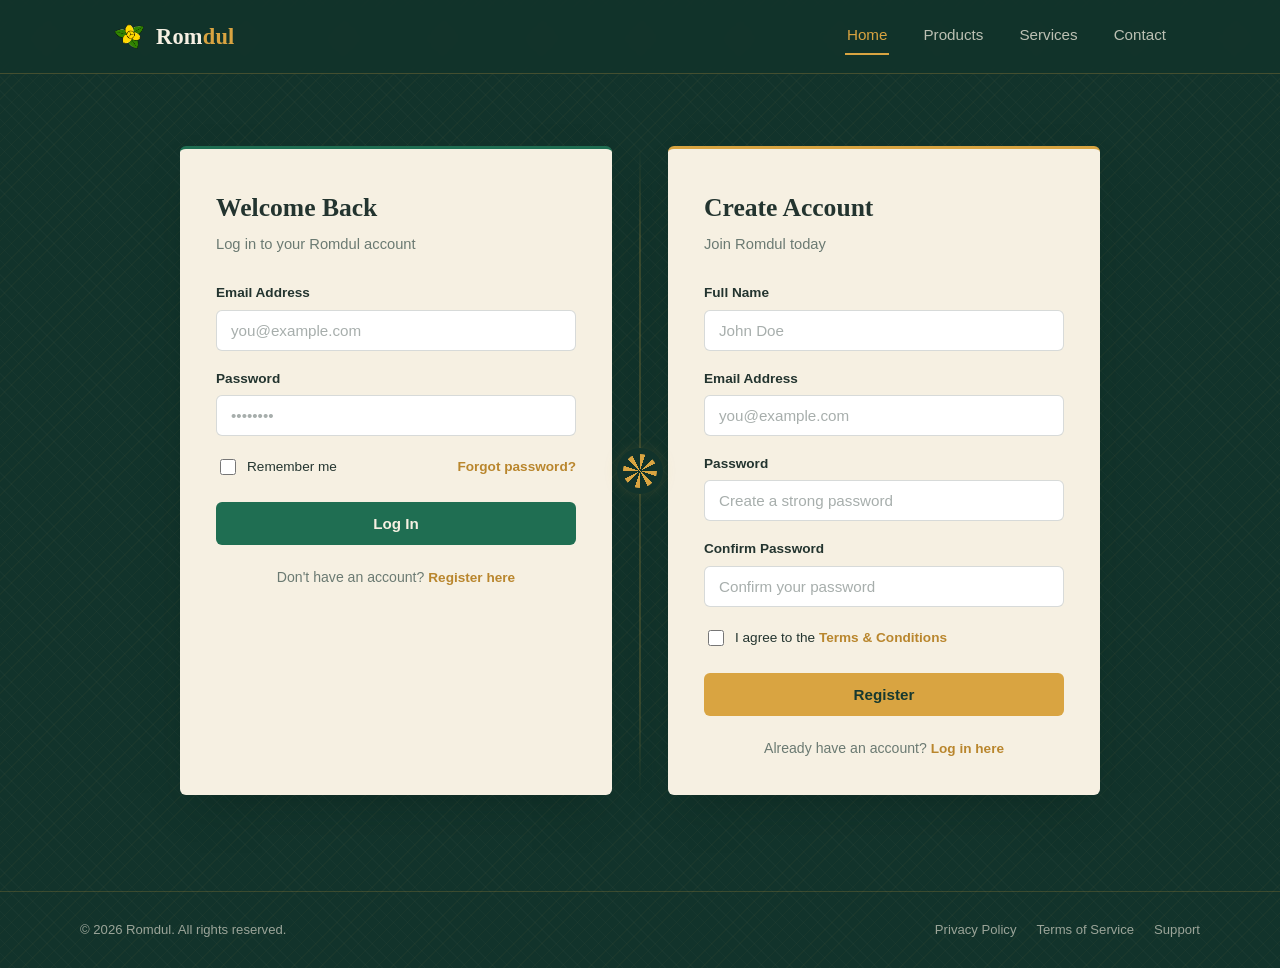
<file: index.html>
<!DOCTYPE html>
<html lang="en">
<head>
    <meta charset="UTF-8">
    <meta name="viewport" content="width=device-width, initial-scale=1.0">
    <meta name="description" content="Romdul — Cambodian-inspired secure login and registration portal.">
    <meta name="keywords" content="Romdul, login, register, Cambodia, Khmer, sign up, authentication">
    <meta name="author" content="Romdul">
    <meta name="robots" content="index, follow">
    <meta name="theme-color" content="#000000">
    <meta property="og:type" content="website">
    <meta property="og:title" content="Romdul — Login &amp; Register">
    <meta property="og:description" content="Romdul secure login and registration portal.">
    <meta property="og:url" content="https://www.romdul.com/">
    <meta name="twitter:card" content="summary_large_image">
    <meta name="twitter:title" content="Romdul — Login &amp; Register">
    <title>Romdul — Login &amp; Register</title>
    <link rel="icon" type="image/x-icon" href="/favicon.ico">
    <link rel="stylesheet" href="style.css">
</head>
<body>
    <header class="navbar">
        <div class="navbar-container">
            <a href="index.html" class="navbar-logo" aria-label="Romdul Home">
                <img src="Romdoul-flower-drawing.png" alt="Romdul Logo" class="logo-image">
                <span class="logo-text">
                    <span class="logo-rom">Rom</span><span class="logo-dul">dul</span>
                </span>
            </a>
            <nav class="navbar-nav" aria-label="Main navigation">
                <a href="index.html" class="nav-link active">Home</a>
                <a href="products.html" class="nav-link">Products</a>
                <a href="services.html" class="nav-link">Services</a>
                <a href="contact.html" class="nav-link">Contact</a>
            </nav>
            <label for="nav-toggle" class="navbar-toggle" aria-label="Toggle navigation">
                <span></span><span></span><span></span>
            </label>
        </div>
        <nav class="navbar-nav-mobile" aria-label="Mobile navigation">
            <a href="index.html" class="nav-link active">Home</a>
            <a href="products.html" class="nav-link">Products</a>
            <a href="services.html" class="nav-link">Services</a>
            <a href="contact.html" class="nav-link">Contact</a>
        </nav>
    </header>
    <main class="auth-container">
        <div class="auth-wrapper">
            <section class="auth-card login-card" id="login-card">
                <div class="card-header">
                    <h2>Welcome Back</h2>
                    <p>Log in to your Romdul account</p>
                </div>
                <form class="auth-form" action="/login" method="POST">
                    <div class="form-group">
                        <label for="login-email">Email Address</label>
                        <input type="email" id="login-email" name="email" placeholder="you@example.com" required autocomplete="email">
                    </div>
                    <div class="form-group">
                        <label for="login-password">Password</label>
                        <input type="password" id="login-password" name="password" placeholder="••••••••" required autocomplete="current-password">
                    </div>
                    <div class="form-options">
                        <label class="checkbox-label">
                            <input type="checkbox" name="remember">
                            <span>Remember me</span>
                        </label>
                        <a href="#" class="forgot-link">Forgot password?</a>
                    </div>
                    <button type="submit" class="btn btn-primary btn-block">Log In</button>
                </form>
                <div class="card-footer">
                    <p>Don't have an account? <a href="#register-card" class="switch-link">Register here</a></p>
                </div>
            </section>
            <section class="auth-card register-card" id="register-card">
                <div class="card-header">
                    <h2>Create Account</h2>
                    <p>Join Romdul today</p>
                </div>
                <form class="auth-form" action="/register" method="POST">
                    <div class="form-group">
                        <label for="register-name">Full Name</label>
                        <input type="text" id="register-name" name="name" placeholder="John Doe" required autocomplete="name">
                    </div>
                    <div class="form-group">
                        <label for="register-email">Email Address</label>
                        <input type="email" id="register-email" name="email" placeholder="you@example.com" required autocomplete="email">
                    </div>
                    <div class="form-group">
                        <label for="register-password">Password</label>
                        <input type="password" id="register-password" name="password" placeholder="Create a strong password" required autocomplete="new-password" minlength="8">
                    </div>
                    <div class="form-group">
                        <label for="register-confirm">Confirm Password</label>
                        <input type="password" id="register-confirm" name="confirm_password" placeholder="Confirm your password" required autocomplete="new-password" minlength="8">
                    </div>
                    <div class="form-options">
                        <label class="checkbox-label">
                            <input type="checkbox" name="terms" required>
                            <span>I agree to the <a href="#" class="terms-link">Terms &amp; Conditions</a></span>
                        </label>
                    </div>
                    <button type="submit" class="btn btn-primary btn-block">Register</button>
                </form>
                <div class="card-footer">
                    <p>Already have an account? <a href="#login-card" class="switch-link">Log in here</a></p>
                </div>
            </section>
        </div>
    </main>
    <footer class="site-footer">
        <div class="footer-container">
            <p class="footer-copyright">&copy; 2026 Romdul. All rights reserved.</p>
            <div class="footer-links">
                <a href="#">Privacy Policy</a>
                <a href="#">Terms of Service</a>
                <a href="#">Support</a>
            </div>
        </div>
    </footer>
</body>
</html>
</file>
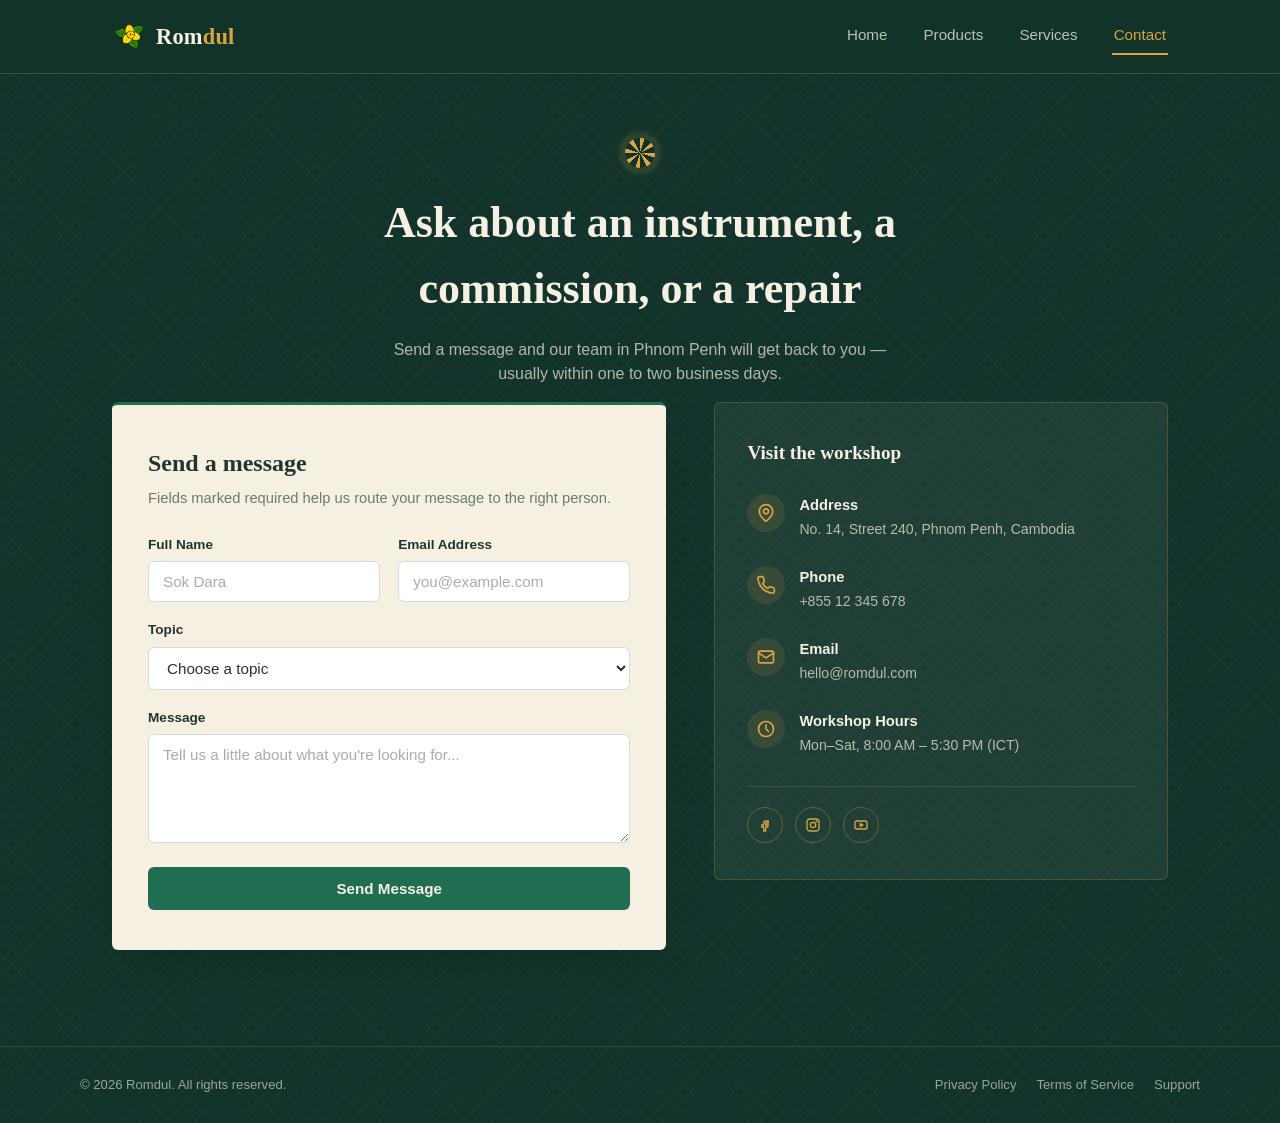
<file: contact.html>
<!DOCTYPE html>
<html lang="en">
<head>
    <meta charset="UTF-8">
    <meta name="viewport" content="width=device-width, initial-scale=1.0">
    <meta name="description" content="Romdul — Get in touch about Khmer instruments, custom commissions or repairs.">
    <meta name="keywords" content="Romdul, contact, Khmer instruments, Phnom Penh">
    <meta name="author" content="Romdul">
    <meta name="robots" content="index, follow">
    <meta name="theme-color" content="#000000">
    <meta property="og:type" content="website">
    <meta property="og:title" content="Romdul — Contact">
    <meta property="og:description" content="Get in touch about Khmer instruments, custom commissions or repairs.">
    <meta property="og:url" content="https://www.romdul.com/contact.html">
    <meta name="twitter:card" content="summary_large_image">
    <meta name="twitter:title" content="Romdul — Contact">
    <title>Contact — Romdul</title>
    <link rel="icon" type="image/x-icon" href="/favicon.ico">
    <link rel="stylesheet" href="style.css">
</head>
<body>
    <header class="navbar">
        <div class="navbar-container">
            <a href="index.html" class="navbar-logo" aria-label="Romdul Home">
                <img src="Romdoul-flower-drawing.png" alt="Romdul Logo" class="logo-image">
                <span class="logo-text">
                    <span class="logo-rom">Rom</span><span class="logo-dul">dul</span>
                </span>
            </a>
            <nav class="navbar-nav" aria-label="Main navigation">
                <a href="index.html" class="nav-link">Home</a>
                <a href="products.html" class="nav-link">Products</a>
                <a href="services.html" class="nav-link">Services</a>
                <a href="contact.html" class="nav-link active">Contact</a>
            </nav>
            <label for="nav-toggle" class="navbar-toggle" aria-label="Toggle navigation">
                <span></span><span></span><span></span>
            </label>
        </div>
        <nav class="navbar-nav-mobile" aria-label="Mobile navigation">
            <a href="index.html" class="nav-link">Home</a>
            <a href="products.html" class="nav-link">Products</a>
            <a href="services.html" class="nav-link">Services</a>
            <a href="contact.html" class="nav-link active">Contact</a>
        </nav>
    </header>

    <main>
        <section class="page-hero">
            <div class="page-hero-eyebrow-mark" aria-hidden="true"></div>
            <h1>Ask about an instrument, a commission, or a repair</h1>
            <p>Send a message and our team in Phnom Penh will get back to you — usually within one to two business days.</p>
        </section>

        <div class="contact-container">
            <div class="contact-grid">

                <section class="contact-form-card">
                    <h2>Send a message</h2>
                    <p>Fields marked required help us route your message to the right person.</p>
                    <form class="contact-form" action="/contact" method="POST">
                        <div class="form-row">
                            <div class="form-group">
                                <label for="contact-name">Full Name</label>
                                <input type="text" id="contact-name" name="name" placeholder="Sok Dara" required autocomplete="name">
                            </div>
                            <div class="form-group">
                                <label for="contact-email">Email Address</label>
                                <input type="email" id="contact-email" name="email" placeholder="you@example.com" required autocomplete="email">
                            </div>
                        </div>
                        <div class="form-group">
                            <label for="contact-topic">Topic</label>
                            <select id="contact-topic" name="topic" required>
                                <option value="" selected disabled>Choose a topic</option>
                                <option value="product">Buying an instrument</option>
                                <option value="commission">Custom commission</option>
                                <option value="repair">Repair or restoration</option>
                                <option value="lessons">Music lessons</option>
                                <option value="other">Something else</option>
                            </select>
                        </div>
                        <div class="form-group">
                            <label for="contact-message">Message</label>
                            <textarea id="contact-message" name="message" rows="5" placeholder="Tell us a little about what you're looking for..." required></textarea>
                        </div>
                        <button type="submit" class="btn btn-primary btn-block">Send Message</button>
                    </form>
                </section>

                <aside class="contact-info-card">
                    <h3>Visit the workshop</h3>

                    <div class="info-item">
                        <div class="info-icon" aria-hidden="true">
                            <svg viewBox="0 0 24 24" stroke-width="2" stroke-linecap="round" stroke-linejoin="round">
                                <path d="M20 10c0 6-8 12-8 12s-8-6-8-12a8 8 0 0 1 16 0z"></path>
                                <circle cx="12" cy="10" r="3"></circle>
                            </svg>
                        </div>
                        <div>
                            <h4>Address</h4>
                            <p>No. 14, Street 240, Phnom Penh, Cambodia</p>
                        </div>
                    </div>

                    <div class="info-item">
                        <div class="info-icon" aria-hidden="true">
                            <svg viewBox="0 0 24 24" stroke-width="2" stroke-linecap="round" stroke-linejoin="round">
                                <path d="M22 16.9v3a2 2 0 0 1-2.2 2 19.8 19.8 0 0 1-8.6-3 19.5 19.5 0 0 1-6-6 19.8 19.8 0 0 1-3-8.7A2 2 0 0 1 4.1 2h3a2 2 0 0 1 2 1.7c.1 1 .3 2 .7 3a2 2 0 0 1-.4 2.1L8 10.1a16 16 0 0 0 6 6l1.3-1.4a2 2 0 0 1 2.1-.4c1 .3 2 .5 3 .7a2 2 0 0 1 1.6 2z"></path>
                            </svg>
                        </div>
                        <div>
                            <h4>Phone</h4>
                            <p><a href="tel:+855123456789">+855 12 345 678</a></p>
                        </div>
                    </div>

                    <div class="info-item">
                        <div class="info-icon" aria-hidden="true">
                            <svg viewBox="0 0 24 24" stroke-width="2" stroke-linecap="round" stroke-linejoin="round">
                                <rect x="3" y="5" width="18" height="14" rx="2"></rect>
                                <path d="M3 7l9 6 9-6"></path>
                            </svg>
                        </div>
                        <div>
                            <h4>Email</h4>
                            <p><a href="mailto:hello@romdul.com">hello@romdul.com</a></p>
                        </div>
                    </div>

                    <div class="info-item">
                        <div class="info-icon" aria-hidden="true">
                            <svg viewBox="0 0 24 24" stroke-width="2" stroke-linecap="round" stroke-linejoin="round">
                                <circle cx="12" cy="12" r="9"></circle>
                                <path d="M12 7v5l3 3"></path>
                            </svg>
                        </div>
                        <div>
                            <h4>Workshop Hours</h4>
                            <p>Mon–Sat, 8:00 AM – 5:30 PM (ICT)</p>
                        </div>
                    </div>

                    <div class="social-row">
                        <a href="#" aria-label="Romdul on Facebook">
                            <svg viewBox="0 0 24 24" stroke-width="2" stroke-linecap="round" stroke-linejoin="round">
                                <path d="M14 9h3V6h-3a4 4 0 0 0-4 4v2H7v3h3v6h3v-6h3l1-3h-4v-2a1 1 0 0 1 1-1z"></path>
                            </svg>
                        </a>
                        <a href="#" aria-label="Romdul on Instagram">
                            <svg viewBox="0 0 24 24" stroke-width="2" stroke-linecap="round" stroke-linejoin="round">
                                <rect x="3" y="3" width="18" height="18" rx="5"></rect>
                                <circle cx="12" cy="12" r="4"></circle>
                                <circle cx="17.2" cy="6.8" r="0.6" fill="currentColor"></circle>
                            </svg>
                        </a>
                        <a href="#" aria-label="Romdul on YouTube">
                            <svg viewBox="0 0 24 24" stroke-width="2" stroke-linecap="round" stroke-linejoin="round">
                                <rect x="3" y="6" width="18" height="12" rx="3"></rect>
                                <path d="M11 10l4 2-4 2z"></path>
                            </svg>
                        </a>
                    </div>
                </aside>

            </div>
        </div>
    </main>

    <footer class="site-footer">
        <div class="footer-container">
            <p class="footer-copyright">&copy; 2026 Romdul. All rights reserved.</p>
            <div class="footer-links">
                <a href="#">Privacy Policy</a>
                <a href="#">Terms of Service</a>
                <a href="#">Support</a>
            </div>
        </div>
    </footer>
</body>
</html>
</file>
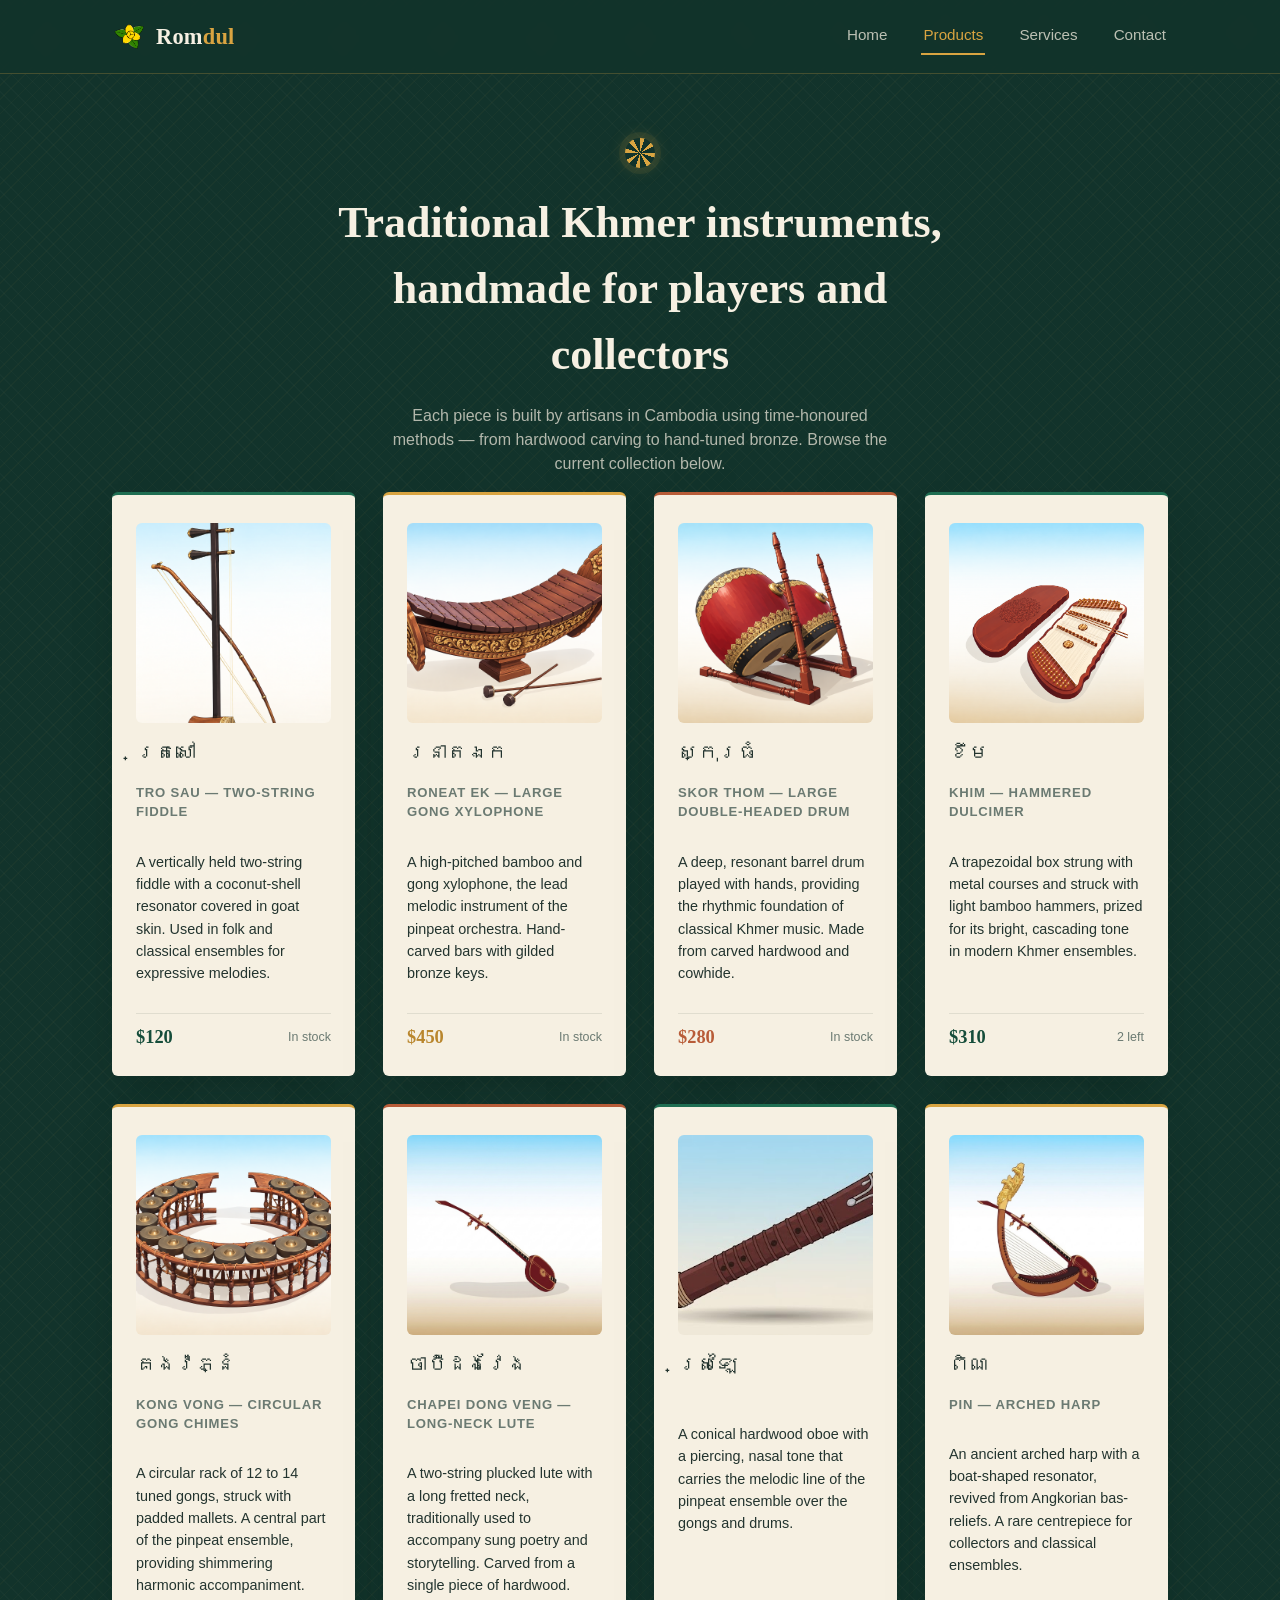
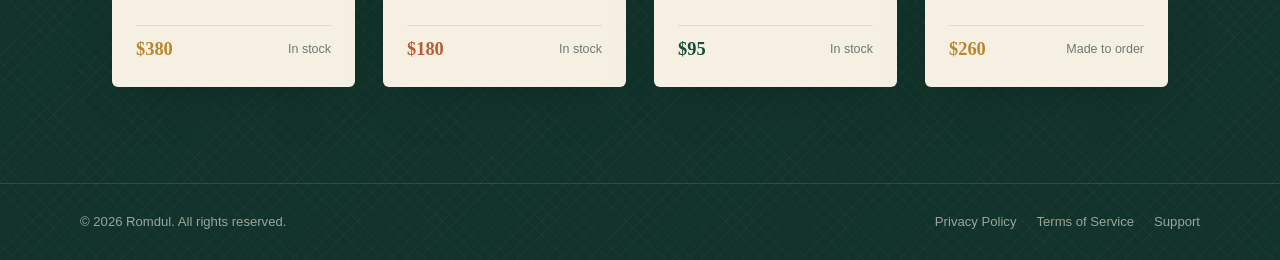
<file: products.html>
<!DOCTYPE html>
<html lang="en">
<head>
    <meta charset="UTF-8">
    <meta name="viewport" content="width=device-width, initial-scale=1.0">
    <meta name="description" content="Romdul — Handcrafted traditional Khmer musical instruments for sale, shipped worldwide.">
    <meta name="keywords" content="Romdul, Khmer instruments, Cambodian music, Roneat, Tro, Skor, Kong Vong, Chapei">
    <meta name="author" content="Romdul">
    <meta name="robots" content="index, follow">
    <meta name="theme-color" content="#000000">
    <meta property="og:type" content="website">
    <meta property="og:title" content="Romdul — Khmer Instruments">
    <meta property="og:description" content="Handcrafted traditional Khmer musical instruments for sale.">
    <meta property="og:url" content="https://www.romdul.com/products.html">
    <meta name="twitter:card" content="summary_large_image">
    <meta name="twitter:title" content="Romdul — Khmer Instruments">
    <title>Products — Romdul</title>
    <link rel="icon" type="image/x-icon" href="/favicon.ico">
    <link rel="stylesheet" href="style.css">
</head>
<body>
    <header class="navbar">
        <div class="navbar-container">
            <a href="index.html" class="navbar-logo" aria-label="Romdul Home">
                <img src="Romdoul-flower-drawing.png" alt="Romdul Logo" class="logo-image">
                <span class="logo-text">
                    <span class="logo-rom">Rom</span><span class="logo-dul">dul</span>
                </span>
            </a>
            <nav class="navbar-nav" aria-label="Main navigation">
                <a href="index.html" class="nav-link">Home</a>
                <a href="products.html" class="nav-link active">Products</a>
                <a href="services.html" class="nav-link">Services</a>
                <a href="contact.html" class="nav-link">Contact</a>
            </nav>
            <label for="nav-toggle" class="navbar-toggle" aria-label="Toggle navigation">
                <span></span><span></span><span></span>
            </label>
        </div>
        <nav class="navbar-nav-mobile" aria-label="Mobile navigation">
            <a href="index.html" class="nav-link">Home</a>
            <a href="products.html" class="nav-link active">Products</a>
            <a href="services.html" class="nav-link">Services</a>
            <a href="contact.html" class="nav-link">Contact</a>
        </nav>
    </header>

    <main>
        <section class="page-hero">
            <div class="page-hero-eyebrow-mark" aria-hidden="true"></div>
            <h1>Traditional Khmer instruments, handmade for players and collectors</h1>
            <p>Each piece is built by artisans in Cambodia using time-honoured methods — from hardwood carving to hand-tuned bronze. Browse the current collection below.</p>
        </section>

        <div class="products-container">
            <div class="product-grid">

                <article class="product-card">
                    <div class="product-image-wrapper">
                        <img src="tro.png" 
                             alt="Tro Sau - Traditional Khmer two-string fiddle" 
                             class="product-image"
                             loading="lazy">
                    </div>
                    <div class="product-name-km">ត្រសៅ</div>
                    <div class="product-name-en">Tro Sau — Two-String Fiddle</div>
                    <p class="product-desc">A vertically held two-string fiddle with a coconut-shell resonator covered in goat skin. Used in folk and classical ensembles for expressive melodies.</p>
                    <div class="product-footer">
                        <span class="product-price">$120</span>
                        <span class="product-stock">In stock</span>
                    </div>
                </article>

                <article class="product-card">
                    <div class="product-image-wrapper">
                        <img src="roneat.png" 
                             alt="Roneat Ek - Traditional Khmer gong xylophone" 
                             class="product-image"
                             loading="lazy">
                    </div>
                    <div class="product-name-km">រនាតឯក</div>
                    <div class="product-name-en">Roneat Ek — Large Gong Xylophone</div>
                    <p class="product-desc">A high-pitched bamboo and gong xylophone, the lead melodic instrument of the pinpeat orchestra. Hand-carved bars with gilded bronze keys.</p>
                    <div class="product-footer">
                        <span class="product-price">$450</span>
                        <span class="product-stock">In stock</span>
                    </div>
                </article>

                <article class="product-card">
                    <div class="product-image-wrapper">
                        <img src="sko.png" 
                             alt="Skor Thom - Large traditional Khmer drum" 
                             class="product-image"
                             loading="lazy">
                    </div>
                    <div class="product-name-km">ស្កុរធំ</div>
                    <div class="product-name-en">Skor Thom — Large Double-Headed Drum</div>
                    <p class="product-desc">A deep, resonant barrel drum played with hands, providing the rhythmic foundation of classical Khmer music. Made from carved hardwood and cowhide.</p>
                    <div class="product-footer">
                        <span class="product-price">$280</span>
                        <span class="product-stock">In stock</span>
                    </div>
                </article>

                <article class="product-card">
                    <div class="product-image-wrapper">
                        <img src="khem.png" 
                             alt="Khim - Traditional Khmer hammered dulcimer" 
                             class="product-image"
                             loading="lazy">
                    </div>
                    <div class="product-name-km">ខឹម</div>
                    <div class="product-name-en">Khim — Hammered Dulcimer</div>
                    <p class="product-desc">A trapezoidal box strung with metal courses and struck with light bamboo hammers, prized for its bright, cascading tone in modern Khmer ensembles.</p>
                    <div class="product-footer">
                        <span class="product-price">$310</span>
                        <span class="product-stock">2 left</span>
                    </div>
                </article>

                <article class="product-card">
                    <div class="product-image-wrapper">
                        <img src="kongvong.png" 
                             alt="Kong Vong - Circular gong chime" 
                             class="product-image"
                             loading="lazy">
                    </div>
                    <div class="product-name-km">គងវ៉ភ្នំ</div>
                    <div class="product-name-en">Kong Vong — Circular Gong Chimes</div>
                    <p class="product-desc">A circular rack of 12 to 14 tuned gongs, struck with padded mallets. A central part of the pinpeat ensemble, providing shimmering harmonic accompaniment.</p>
                    <div class="product-footer">
                        <span class="product-price">$380</span>
                        <span class="product-stock">In stock</span>
                    </div>
                </article>

                <article class="product-card">
                    <div class="product-image-wrapper">
                        <img src="chapey.jpg" 
                             alt="Chapei Dong Veng - Long-necked Khmer lute" 
                             class="product-image"
                             loading="lazy">
                    </div>
                    <div class="product-name-km">ចាប៉ីដងវែង</div>
                    <div class="product-name-en">Chapei Dong Veng — Long-Neck Lute</div>
                    <p class="product-desc">A two-string plucked lute with a long fretted neck, traditionally used to accompany sung poetry and storytelling. Carved from a single piece of hardwood.</p>
                    <div class="product-footer">
                        <span class="product-price">$180</span>
                        <span class="product-stock">In stock</span>
                    </div>
                </article>

                <article class="product-card">
                    <div class="product-image-wrapper">
                        <img src="trsav.png" 
                             alt="Sralai - Traditional Khmer oboe" 
                             class="product-image"
                             loading="lazy">
                    </div>
                    <div class="product-name-km">ស្រឡៃ</div>
                    <div class="product-name-en"></div>
                    <p class="product-desc">A conical hardwood oboe with a piercing, nasal tone that carries the melodic line of the pinpeat ensemble over the gongs and drums.</p>
                    <div class="product-footer">
                        <span class="product-price">$95</span>
                        <span class="product-stock">In stock</span>
                    </div>
                </article>

                <article class="product-card">
                    <div class="product-image-wrapper">
                        <img src="pin.png" 
                             alt="Pin - Ancient Khmer arched harp" 
                             class="product-image"
                             loading="lazy">
                    </div>
                    <div class="product-name-km">ពិណ</div>
                    <div class="product-name-en">Pin — Arched Harp</div>
                    <p class="product-desc">An ancient arched harp with a boat-shaped resonator, revived from Angkorian bas-reliefs. A rare centrepiece for collectors and classical ensembles.</p>
                    <div class="product-footer">
                        <span class="product-price">$260</span>
                        <span class="product-stock">Made to order</span>
                    </div>
                </article>

            </div>
        </div>
    </main>

    <footer class="site-footer">
        <div class="footer-container">
            <p class="footer-copyright">&copy; 2026 Romdul. All rights reserved.</p>
            <div class="footer-links">
                <a href="#">Privacy Policy</a>
                <a href="#">Terms of Service</a>
                <a href="#">Support</a>
            </div>
        </div>
    </footer>
</body>
</html>
</file>
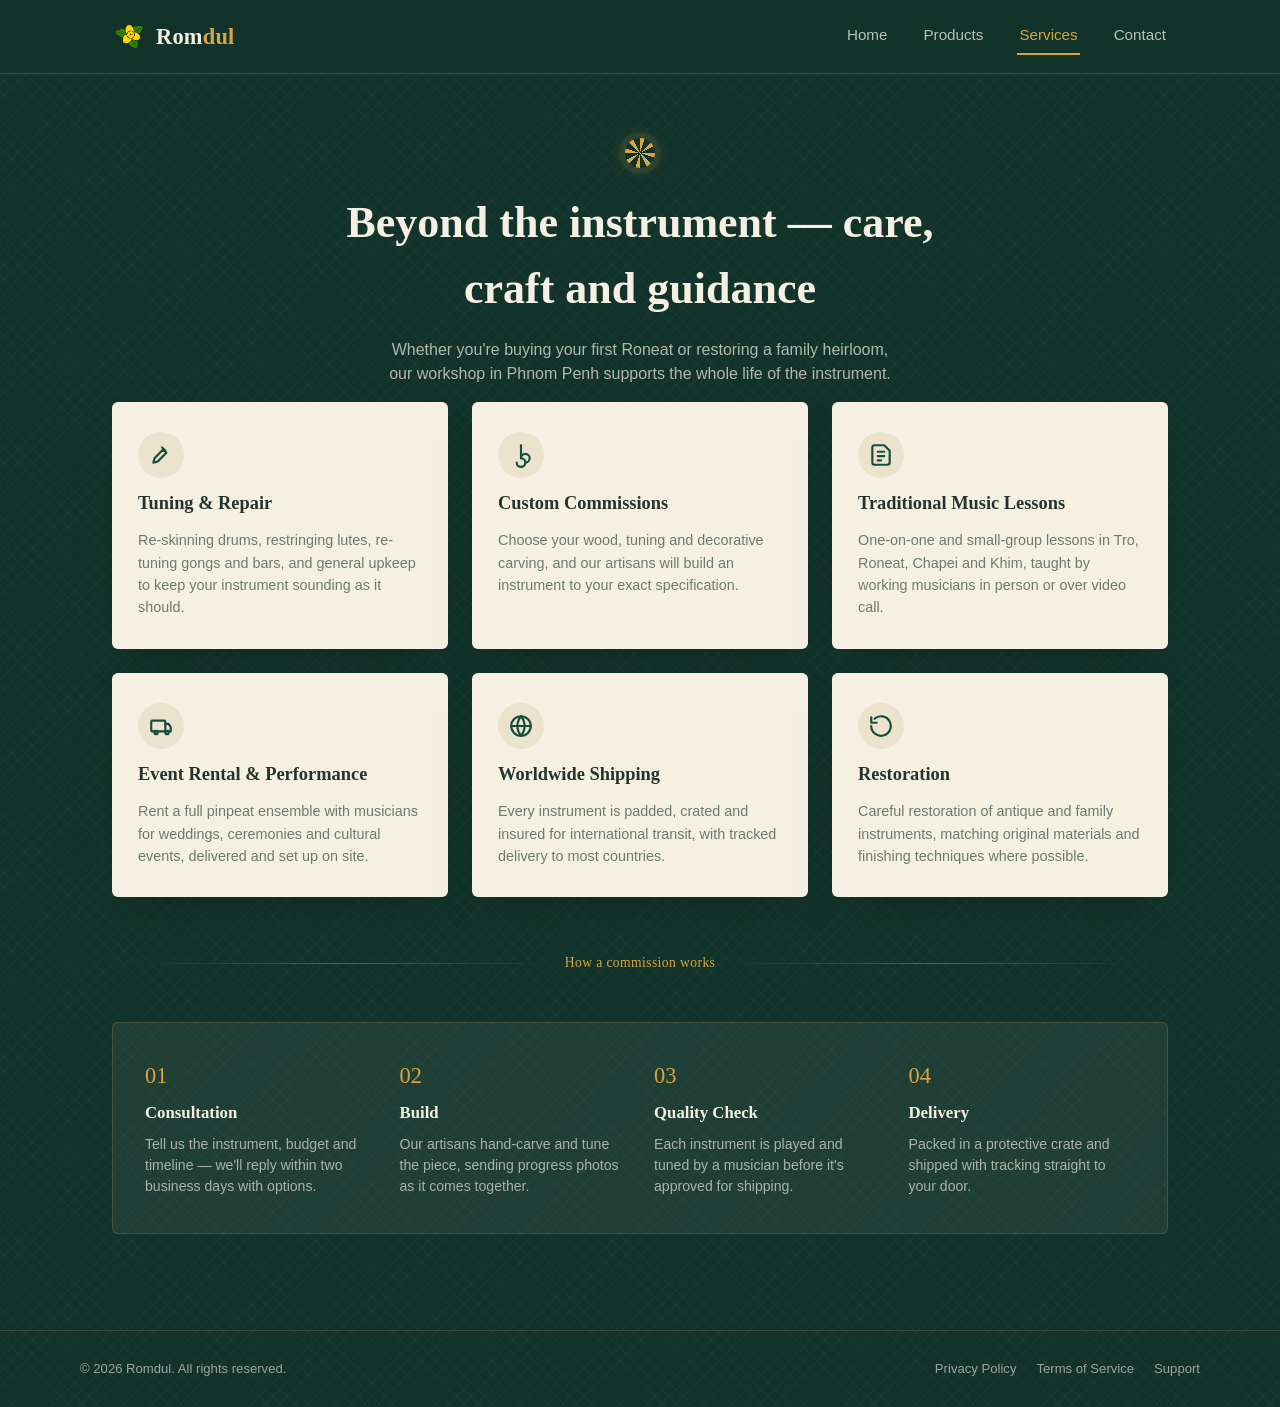
<file: services.html>
<!DOCTYPE html>
<html lang="en">
<head>
    <meta charset="UTF-8">
    <meta name="viewport" content="width=device-width, initial-scale=1.0">
    <meta name="description" content="Romdul — Instrument repair, custom commissions, lessons, rentals and worldwide shipping for Khmer musical instruments.">
    <meta name="keywords" content="Romdul, Khmer instrument repair, custom commission, music lessons, instrument rental">
    <meta name="author" content="Romdul">
    <meta name="robots" content="index, follow">
    <meta name="theme-color" content="#000000">
    <meta property="og:type" content="website">
    <meta property="og:title" content="Romdul — Services">
    <meta property="og:description" content="Repair, commissions, lessons and shipping for Khmer musical instruments.">
    <meta property="og:url" content="https://www.romdul.com/services.html">
    <meta name="twitter:card" content="summary_large_image">
    <meta name="twitter:title" content="Romdul — Services">
    <title>Services — Romdul</title>
    <link rel="icon" type="image/x-icon" href="/favicon.ico">
    <link rel="stylesheet" href="style.css">
</head>
<body>
    <header class="navbar">
        <div class="navbar-container">
            <a href="index.html" class="navbar-logo" aria-label="Romdul Home">
                <img src="Romdoul-flower-drawing.png" alt="Romdul Logo" class="logo-image">
                <span class="logo-text">
                    <span class="logo-rom">Rom</span><span class="logo-dul">dul</span>
                </span>
            </a>
            <nav class="navbar-nav" aria-label="Main navigation">
                <a href="index.html" class="nav-link">Home</a>
                <a href="products.html" class="nav-link">Products</a>
                <a href="services.html" class="nav-link active">Services</a>
                <a href="contact.html" class="nav-link">Contact</a>
            </nav>
            <label for="nav-toggle" class="navbar-toggle" aria-label="Toggle navigation">
                <span></span><span></span><span></span>
            </label>
        </div>
        <nav class="navbar-nav-mobile" aria-label="Mobile navigation">
            <a href="index.html" class="nav-link">Home</a>
            <a href="products.html" class="nav-link">Products</a>
            <a href="services.html" class="nav-link active">Services</a>
            <a href="contact.html" class="nav-link">Contact</a>
        </nav>
    </header>

    <main>
        <section class="page-hero">
            <div class="page-hero-eyebrow-mark" aria-hidden="true"></div>
            <h1>Beyond the instrument — care, craft and guidance</h1>
            <p>Whether you're buying your first Roneat or restoring a family heirloom, our workshop in Phnom Penh supports the whole life of the instrument.</p>
        </section>

        <div class="services-container">
            <div class="services-grid">

                <div class="service-card">
                    <div class="service-icon" aria-hidden="true">
                        <svg viewBox="0 0 24 24" stroke-width="2" stroke-linecap="round" stroke-linejoin="round">
                            <path d="M14 7l3 3-8 8-4 1 1-4 8-8z"></path>
                            <path d="M13 5l3 3"></path>
                        </svg>
                    </div>
                    <h3>Tuning &amp; Repair</h3>
                    <p>Re-skinning drums, restringing lutes, re-tuning gongs and bars, and general upkeep to keep your instrument sounding as it should.</p>
                </div>

                <div class="service-card">
                    <div class="service-icon" aria-hidden="true">
                        <svg viewBox="0 0 24 24" stroke-width="2" stroke-linecap="round" stroke-linejoin="round">
                            <path d="M12 3v12"></path>
                            <path d="M8 19a4 4 0 1 0 4-4"></path>
                            <path d="M16 19a4 4 0 1 0 -4-4"></path>
                        </svg>
                    </div>
                    <h3>Custom Commissions</h3>
                    <p>Choose your wood, tuning and decorative carving, and our artisans will build an instrument to your exact specification.</p>
                </div>

                <div class="service-card">
                    <div class="service-icon" aria-hidden="true">
                        <svg viewBox="0 0 24 24" stroke-width="2" stroke-linecap="round" stroke-linejoin="round">
                            <path d="M4 19V5a2 2 0 0 1 2-2h9l5 5v11a2 2 0 0 1-2 2H6a2 2 0 0 1-2-2z"></path>
                            <path d="M9 9h6"></path>
                            <path d="M9 13h6"></path>
                            <path d="M9 17h3"></path>
                        </svg>
                    </div>
                    <h3>Traditional Music Lessons</h3>
                    <p>One-on-one and small-group lessons in Tro, Roneat, Chapei and Khim, taught by working musicians in person or over video call.</p>
                </div>

                <div class="service-card">
                    <div class="service-icon" aria-hidden="true">
                        <svg viewBox="0 0 24 24" stroke-width="2" stroke-linecap="round" stroke-linejoin="round">
                            <rect x="3" y="7" width="13" height="10" rx="1"></rect>
                            <path d="M16 10h3l2 3v4h-5"></path>
                            <circle cx="7.5" cy="18" r="1.6"></circle>
                            <circle cx="17.5" cy="18" r="1.6"></circle>
                        </svg>
                    </div>
                    <h3>Event Rental &amp; Performance</h3>
                    <p>Rent a full pinpeat ensemble with musicians for weddings, ceremonies and cultural events, delivered and set up on site.</p>
                </div>

                <div class="service-card">
                    <div class="service-icon" aria-hidden="true">
                        <svg viewBox="0 0 24 24" stroke-width="2" stroke-linecap="round" stroke-linejoin="round">
                            <circle cx="12" cy="12" r="9"></circle>
                            <path d="M3 12h18"></path>
                            <path d="M12 3a14 14 0 0 1 0 18"></path>
                            <path d="M12 3a14 14 0 0 0 0 18"></path>
                        </svg>
                    </div>
                    <h3>Worldwide Shipping</h3>
                    <p>Every instrument is padded, crated and insured for international transit, with tracked delivery to most countries.</p>
                </div>

                <div class="service-card">
                    <div class="service-icon" aria-hidden="true">
                        <svg viewBox="0 0 24 24" stroke-width="2" stroke-linecap="round" stroke-linejoin="round">
                            <path d="M3 12a9 9 0 1 0 3-6.7"></path>
                            <path d="M3 4v5h5"></path>
                        </svg>
                    </div>
                    <h3>Restoration</h3>
                    <p>Careful restoration of antique and family instruments, matching original materials and finishing techniques where possible.</p>
                </div>

            </div>

            <div class="section-divider"><span>How a commission works</span></div>

            <div class="process-strip">
                <div class="process-step">
                    <span class="step-label">01</span>
                    <h4>Consultation</h4>
                    <p>Tell us the instrument, budget and timeline — we'll reply within two business days with options.</p>
                </div>
                <div class="process-step">
                    <span class="step-label">02</span>
                    <h4>Build</h4>
                    <p>Our artisans hand-carve and tune the piece, sending progress photos as it comes together.</p>
                </div>
                <div class="process-step">
                    <span class="step-label">03</span>
                    <h4>Quality Check</h4>
                    <p>Each instrument is played and tuned by a musician before it's approved for shipping.</p>
                </div>
                <div class="process-step">
                    <span class="step-label">04</span>
                    <h4>Delivery</h4>
                    <p>Packed in a protective crate and shipped with tracking straight to your door.</p>
                </div>
            </div>
        </div>
    </main>

    <footer class="site-footer">
        <div class="footer-container">
            <p class="footer-copyright">&copy; 2026 Romdul. All rights reserved.</p>
            <div class="footer-links">
                <a href="#">Privacy Policy</a>
                <a href="#">Terms of Service</a>
                <a href="#">Support</a>
            </div>
        </div>
    </footer>
</body>
</html>
</file>
<file: style.css>
:root {
  
  --ink: #12332b;              
  --ink-soft: #17392f;
  --rom-green: #1f6e52;        
  --rom-green-dark: #154d3a;
  --dul-yellow: #d9a441;       
  --dul-yellow-dark: #b9862d;
  --ivory: #f6f0e2;            
  --ivory-dim: #ece3cf;
  --clay: #b85c38;             
  --ink-text: #23342f;
  --muted-text: #6b7a72;

  
  --font-display: "Fraunces", "Iowan Old Style", Georgia, serif;
  --font: "Work Sans", "Segoe UI", sans-serif;

  
  --transition: 0.2s ease;
  --radius: 6px;
  --shadow-card: 0 18px 40px -20px rgba(10, 30, 22, 0.55);
}

@media (prefers-reduced-motion: reduce) {
  * {
    animation-duration: 0.001ms !important;
    animation-iteration-count: 1 !important;
    transition-duration: 0.001ms !important;
  }
}

*,
*::before,
*::after {
  box-sizing: border-box;
}

html {
  scroll-behavior: smooth;
}

body {
  margin: 0;
  font-family: var(--font);
  color: var(--ivory);
  background-color: var(--ink);
  
  background-image:
    repeating-linear-gradient(
      135deg,
      rgba(217, 164, 65, 0.035) 0px,
      rgba(217, 164, 65, 0.035) 1px,
      transparent 1px,
      transparent 10px
    ),
    repeating-linear-gradient(
      45deg,
      rgba(246, 240, 226, 0.02) 0px,
      rgba(246, 240, 226, 0.02) 1px,
      transparent 1px,
      transparent 10px
    );
  min-height: 100vh;
  line-height: 1.5;
}

img {
  max-width: 100%;
  display: block;
}

a {
  color: inherit;
  text-decoration: none;
}

button {
  font-family: inherit;
}

:focus-visible {
  outline: 2px solid var(--dul-yellow);
  outline-offset: 3px;
  border-radius: 3px;
}

h1, h2, h3 {
  font-family: var(--font-display);
  margin: 0;
  color: var(--ivory);
  font-weight: 600;
}

/* ============ NAVBAR ============ */

.navbar {
  border-bottom: 1px solid rgba(217, 164, 65, 0.25);
  background-color: rgba(18, 51, 43, 0.9);
  backdrop-filter: blur(6px);
  position: sticky;
  top: 0;
  z-index: 20;
}

.navbar-container {
  max-width: 1120px;
  margin: 0 auto;
  padding: 18px 32px;
  display: flex;
  align-items: center;
  justify-content: space-between;
  gap: 24px;
}

.navbar-logo {
  display: flex;
  align-items: center;
  gap: 10px;
}

.logo-image {
  width: 34px;
  height: 34px;
  object-fit: contain;
}

.logo-text {
  font-family: var(--font-display);
  font-size: 1.4rem;
  font-weight: 600;
  letter-spacing: 0.01em;
}

.logo-rom {
  color: var(--ivory);
}

.logo-dul {
  color: var(--dul-yellow);
}

.navbar-nav {
  display: flex;
  gap: 32px;
}

.nav-link {
  font-size: 0.95rem;
  color: rgba(246, 240, 226, 0.75);
  padding: 6px 2px;
  border-bottom: 2px solid transparent;
  transition: color var(--transition), border-color var(--transition);
}

.nav-link:hover {
  color: var(--ivory);
}

.nav-link.active {
  color: var(--dul-yellow);
  border-bottom-color: var(--dul-yellow);
}

.navbar-toggle {
  display: none;
  flex-direction: column;
  justify-content: center;
  gap: 5px;
  width: 32px;
  height: 32px;
  background: none;
  border: none;
  cursor: pointer;
  padding: 0;
}

.navbar-toggle span {
  display: block;
  height: 2px;
  width: 100%;
  background-color: var(--ivory);
  border-radius: 2px;
  transition: transform var(--transition), opacity var(--transition);
}

.navbar-toggle.is-active span:nth-child(1) {
  transform: translateY(7px) rotate(45deg);
}

.navbar-toggle.is-active span:nth-child(2) {
  opacity: 0;
}

.navbar-toggle.is-active span:nth-child(3) {
  transform: translateY(-7px) rotate(-45deg);
}

.navbar-nav-mobile {
  display: none;
  flex-direction: column;
  border-top: 1px solid rgba(217, 164, 65, 0.2);
  padding: 8px 32px 16px;
}

.navbar-nav-mobile.is-open {
  display: flex;
}

.navbar-nav-mobile .nav-link {
  padding: 12px 0;
  border-bottom: 1px solid rgba(217, 164, 65, 0.12);
}

.navbar-nav-mobile .nav-link:last-child {
  border-bottom: none;
}

/* ============ SHARED PAGE HERO ============ */

.page-hero {
  max-width: 1120px;
  margin: 0 auto;
  padding: 64px 32px 8px;
  text-align: center;
  position: relative;
}

.page-hero-eyebrow-mark {
  width: 30px;
  height: 30px;
  margin: 0 auto 22px;
  border-radius: 50%;
  background-color: var(--ink);
  background-image: repeating-conic-gradient(
    var(--dul-yellow) 0deg 18deg,
    transparent 18deg 45deg
  );
  box-shadow: 0 0 0 6px rgba(217, 164, 65, 0.08), 0 0 18px rgba(217, 164, 65, 0.25);
}

.page-hero h1 {
  font-size: clamp(2rem, 4vw, 2.75rem);
  max-width: 620px;
  margin: 0 auto 16px;
}

.page-hero p {
  max-width: 520px;
  margin: 0 auto;
  color: rgba(246, 240, 226, 0.7);
  font-size: 1rem;
}

.section-divider {
  max-width: 1120px;
  margin: 48px auto;
  padding: 0 32px;
  display: flex;
  align-items: center;
  gap: 16px;
}

.section-divider::before,
.section-divider::after {
  content: "";
  flex: 1;
  height: 1px;
  background: linear-gradient(to right, transparent, rgba(217, 164, 65, 0.4), transparent);
}

.section-divider span {
  font-family: var(--font-display);
  font-size: 0.85rem;
  color: var(--dul-yellow);
  letter-spacing: 0.03em;
  white-space: nowrap;
}

/* ============ AUTH (HOME) ============ */

.auth-container {
  padding: 72px 24px 96px;
  display: flex;
  justify-content: center;
}

.auth-wrapper {
  position: relative;
  width: 100%;
  max-width: 920px;
  display: grid;
  grid-template-columns: 1fr 1fr;
  gap: 56px;
}

.auth-wrapper::before {
  content: "";
  position: absolute;
  top: 0;
  bottom: 0;
  left: 50%;
  width: 1px;
  background: linear-gradient(
    to bottom,
    transparent,
    rgba(217, 164, 65, 0.4) 15%,
    rgba(217, 164, 65, 0.4) 85%,
    transparent
  );
  transform: translateX(-0.5px);
}

.auth-wrapper::after {
  content: "";
  position: absolute;
  top: 50%;
  left: 50%;
  width: 34px;
  height: 34px;
  border-radius: 50%;
  transform: translate(-50%, -50%);
  background-color: var(--ink);
  background-image: repeating-conic-gradient(
    var(--dul-yellow) 0deg 18deg,
    transparent 18deg 45deg
  );
  box-shadow: 0 0 0 6px var(--ink), 0 0 18px rgba(217, 164, 65, 0.35);
}

.auth-card {
  background-color: var(--ivory);
  color: var(--ink-text);
  border-radius: var(--radius);
  padding: 40px 36px 36px;
  box-shadow: var(--shadow-card);
  position: relative;
  overflow: hidden;
}

.login-card {
  border-top: 3px solid var(--rom-green);
}

.register-card {
  border-top: 3px solid var(--dul-yellow);
}

.card-header {
  margin-bottom: 28px;
}

.card-header h2 {
  font-size: 1.6rem;
  color: var(--ink-text);
  margin-bottom: 6px;
}

.card-header p {
  margin: 0;
  color: var(--muted-text);
  font-size: 0.92rem;
}

.auth-form {
  display: flex;
  flex-direction: column;
  gap: 18px;
}

.form-group {
  display: flex;
  flex-direction: column;
  gap: 6px;
  text-align: left;
}

.form-group label {
  font-size: 0.85rem;
  font-weight: 600;
  color: var(--ink-text);
}

.form-group input,
.form-group textarea,
.form-group select {
  font-family: var(--font);
  font-size: 0.95rem;
  padding: 11px 14px;
  border: 1px solid rgba(35, 52, 47, 0.18);
  border-radius: var(--radius);
  background-color: #ffffff;
  color: var(--ink-text);
  transition: border-color var(--transition), box-shadow var(--transition);
  resize: vertical;
}

.form-group input::placeholder,
.form-group textarea::placeholder {
  color: rgba(35, 52, 47, 0.4);
}

.form-group input:hover,
.form-group textarea:hover,
.form-group select:hover {
  border-color: rgba(31, 110, 82, 0.45);
}

.form-group input:focus,
.form-group textarea:focus,
.form-group select:focus {
  outline: none;
  border-color: var(--rom-green);
  box-shadow: 0 0 0 3px rgba(31, 110, 82, 0.15);
}

.form-group input:required:invalid:not(:placeholder-shown) {
  border-color: var(--clay);
}

.form-options {
  display: flex;
  align-items: center;
  justify-content: space-between;
  gap: 12px;
  margin-top: 2px;
}

.checkbox-label {
  display: flex;
  align-items: center;
  gap: 8px;
  font-size: 0.85rem;
  color: var(--ink-text);
  cursor: pointer;
}

.checkbox-label input[type="checkbox"] {
  width: 16px;
  height: 16px;
  accent-color: var(--rom-green);
  cursor: pointer;
}

.forgot-link,
.switch-link,
.terms-link {
  font-size: 0.85rem;
  font-weight: 600;
  color: var(--dul-yellow-dark);
  transition: color var(--transition);
}

.forgot-link:hover,
.switch-link:hover,
.terms-link:hover {
  color: var(--rom-green);
  text-decoration: underline;
}

.btn {
  display: inline-flex;
  align-items: center;
  justify-content: center;
  padding: 12px 24px;
  font-family: var(--font);
  font-size: 0.95rem;
  font-weight: 600;
  border-radius: var(--radius);
  border: 1px solid transparent;
  cursor: pointer;
  transition: background-color var(--transition), color var(--transition),
    border-color var(--transition), transform var(--transition);
}

.btn:active {
  transform: translateY(1px);
}

.btn-primary {
  background-color: var(--rom-green);
  color: var(--ivory);
}

.btn-primary:hover {
  background-color: var(--rom-green-dark);
}

.register-card .btn-primary {
  background-color: var(--dul-yellow);
  color: var(--ink-soft);
}

.register-card .btn-primary:hover {
  background-color: var(--dul-yellow-dark);
}

.btn-block {
  width: 100%;
  margin-top: 6px;
}

.card-footer {
  margin-top: 22px;
  text-align: center;
}

.card-footer p {
  margin: 0;
  font-size: 0.88rem;
  color: var(--muted-text);
}

/* ============ PRODUCTS (INSTRUMENTS) ============ */

.products-container {
  max-width: 1120px;
  margin: 0 auto;
  padding: 8px 32px 96px;
}

.product-grid {
  display: grid;
  grid-template-columns: repeat(auto-fit, minmax(240px, 1fr));
  gap: 28px;
}

.product-card {
  background-color: var(--ivory);
  color: var(--ink-text);
  border-radius: var(--radius);
  padding: 28px 24px 24px;
  box-shadow: var(--shadow-card);
  border-top: 3px solid var(--rom-green);
  display: flex;
  flex-direction: column;
  gap: 14px;
}

.product-card:nth-child(3n+2) {
  border-top-color: var(--dul-yellow);
}

.product-card:nth-child(3n) {
  border-top-color: var(--clay);
}

.product-icon {
  width: 64px;
  height: 64px;
  border-radius: 50%;
  background-color: var(--ivory-dim);
  display: flex;
  align-items: center;
  justify-content: center;
  flex-shrink: 0;
}

.product-icon svg {
  width: 36px;
  height: 36px;
  stroke: var(--rom-green-dark);
  fill: none;
}

.product-card:nth-child(3n+2) .product-icon svg {
  stroke: var(--dul-yellow-dark);
}

.product-card:nth-child(3n) .product-icon svg {
  stroke: var(--clay);
}

/* Product image styles */
.product-image-wrapper {
  width: 100%;
  height: 200px;
  border-radius: var(--radius);
  overflow: hidden;
  background-color: var(--ivory-dim);
  flex-shrink: 0;
}

.product-image {
  width: 100%;
  height: 100%;
  object-fit: cover;
  object-position: center;
  transition: transform 0.3s ease;
}

.product-card:hover .product-image {
  transform: scale(1.03);
}

.product-name-km {
  font-family: var(--font-display);
  font-size: 1.25rem;
  color: var(--ink-text);
  margin-bottom: 2px;
}

.product-name-en {
  font-size: 0.82rem;
  text-transform: uppercase;
  letter-spacing: 0.06em;
  color: var(--muted-text);
  font-weight: 600;
}

.product-desc {
  font-size: 0.9rem;
  color: var(--ink-text);
  line-height: 1.55;
  flex-grow: 1;
}

.product-footer {
  display: flex;
  align-items: center;
  justify-content: space-between;
  gap: 12px;
  padding-top: 10px;
  border-top: 1px solid rgba(35, 52, 47, 0.1);
}

.product-price {
  font-family: var(--font-display);
  font-size: 1.15rem;
  font-weight: 600;
  color: var(--rom-green-dark);
}

.product-card:nth-child(3n+2) .product-price {
  color: var(--dul-yellow-dark);
}

.product-card:nth-child(3n) .product-price {
  color: var(--clay);
}

.product-stock {
  font-size: 0.78rem;
  color: var(--muted-text);
}

.btn-small {
  padding: 8px 16px;
  font-size: 0.85rem;
}

/* ============ SERVICES ============ */

.services-container {
  max-width: 1120px;
  margin: 0 auto;
  padding: 8px 32px 96px;
}

.services-grid {
  display: grid;
  grid-template-columns: repeat(auto-fit, minmax(260px, 1fr));
  gap: 24px;
  margin-bottom: 56px;
}

.service-card {
  background-color: var(--ivory);
  color: var(--ink-text);
  border-radius: var(--radius);
  padding: 30px 26px;
  box-shadow: var(--shadow-card);
  display: flex;
  flex-direction: column;
  gap: 12px;
}

.service-icon {
  width: 46px;
  height: 46px;
  border-radius: 50%;
  background-color: var(--ivory-dim);
  display: flex;
  align-items: center;
  justify-content: center;
}

.service-icon svg {
  width: 26px;
  height: 26px;
  stroke: var(--rom-green-dark);
  fill: none;
}

.service-card h3 {
  font-size: 1.15rem;
  color: var(--ink-text);
}

.service-card p {
  margin: 0;
  font-size: 0.9rem;
  color: var(--muted-text);
  line-height: 1.55;
}

.process-strip {
  background-color: rgba(246, 240, 226, 0.06);
  border: 1px solid rgba(217, 164, 65, 0.2);
  border-radius: var(--radius);
  padding: 36px 32px;
  display: grid;
  grid-template-columns: repeat(auto-fit, minmax(200px, 1fr));
  gap: 28px;
}

.process-step {
  display: flex;
  flex-direction: column;
  gap: 8px;
}

.process-step .step-label {
  font-family: var(--font-display);
  font-size: 1.4rem;
  color: var(--dul-yellow);
}

.process-step h4 {
  margin: 0;
  font-family: var(--font-display);
  font-size: 1.05rem;
  color: var(--ivory);
  font-weight: 600;
}

.process-step p {
  margin: 0;
  font-size: 0.88rem;
  color: rgba(246, 240, 226, 0.65);
  line-height: 1.5;
}

/* ============ CONTACT ============ */

.contact-container {
  max-width: 1120px;
  margin: 0 auto;
  padding: 8px 32px 96px;
}

.contact-grid {
  display: grid;
  grid-template-columns: 1.1fr 0.9fr;
  gap: 48px;
  align-items: start;
}

.contact-form-card {
  background-color: var(--ivory);
  color: var(--ink-text);
  border-radius: var(--radius);
  padding: 40px 36px;
  box-shadow: var(--shadow-card);
  border-top: 3px solid var(--rom-green);
}

.contact-form-card h2 {
  font-size: 1.5rem;
  color: var(--ink-text);
  margin-bottom: 6px;
}

.contact-form-card > p {
  margin: 0 0 26px;
  color: var(--muted-text);
  font-size: 0.92rem;
}

.contact-form {
  display: flex;
  flex-direction: column;
  gap: 18px;
}

.form-row {
  display: grid;
  grid-template-columns: 1fr 1fr;
  gap: 18px;
}

.form-status {
  display: none;
  font-size: 0.88rem;
  color: var(--rom-green-dark);
  background-color: rgba(31, 110, 82, 0.08);
  border: 1px solid rgba(31, 110, 82, 0.25);
  border-radius: var(--radius);
  padding: 12px 14px;
}

.form-status.is-visible {
  display: block;
}

.contact-info-card {
  background-color: rgba(246, 240, 226, 0.06);
  border: 1px solid rgba(217, 164, 65, 0.2);
  border-radius: var(--radius);
  padding: 36px 32px;
  display: flex;
  flex-direction: column;
  gap: 26px;
}

.contact-info-card h3 {
  font-size: 1.2rem;
}

.info-item {
  display: flex;
  gap: 14px;
  align-items: flex-start;
}

.info-icon {
  width: 38px;
  height: 38px;
  border-radius: 50%;
  background-color: rgba(217, 164, 65, 0.12);
  display: flex;
  align-items: center;
  justify-content: center;
  flex-shrink: 0;
}

.info-icon svg {
  width: 20px;
  height: 20px;
  stroke: var(--dul-yellow);
  fill: none;
}

.info-item h4 {
  margin: 0 0 3px;
  font-size: 0.92rem;
  font-family: var(--font);
  font-weight: 600;
  color: var(--ivory);
}

.info-item p,
.info-item a {
  margin: 0;
  font-size: 0.88rem;
  color: rgba(246, 240, 226, 0.7);
  line-height: 1.5;
}

.info-item a:hover {
  color: var(--dul-yellow);
}

.social-row {
  display: flex;
  gap: 12px;
  padding-top: 4px;
  border-top: 1px solid rgba(217, 164, 65, 0.2);
  margin-top: 4px;
  padding-top: 20px;
}

.social-row a {
  width: 36px;
  height: 36px;
  border-radius: 50%;
  border: 1px solid rgba(217, 164, 65, 0.35);
  display: flex;
  align-items: center;
  justify-content: center;
  transition: background-color var(--transition), border-color var(--transition);
}

.social-row a svg {
  width: 16px;
  height: 16px;
  stroke: var(--dul-yellow);
  fill: none;
}

.social-row a:hover {
  background-color: rgba(217, 164, 65, 0.15);
  border-color: var(--dul-yellow);
}

.map-frame {
  border-radius: var(--radius);
  overflow: hidden;
  border: 1px solid rgba(217, 164, 65, 0.2);
  aspect-ratio: 16 / 9;
}

.map-frame iframe {
  width: 100%;
  height: 100%;
  border: 0;
  display: block;
}

/* ============ FOOTER ============ */

.site-footer {
  border-top: 1px solid rgba(217, 164, 65, 0.2);
  padding: 28px 24px;
}

.footer-container {
  max-width: 1120px;
  margin: 0 auto;
  display: flex;
  align-items: center;
  justify-content: space-between;
  flex-wrap: wrap;
  gap: 12px;
}

.footer-copyright {
  margin: 0;
  font-size: 0.82rem;
  color: rgba(246, 240, 226, 0.6);
}

.footer-links {
  display: flex;
  gap: 20px;
}

.footer-links a {
  font-size: 0.82rem;
  color: rgba(246, 240, 226, 0.6);
  transition: color var(--transition);
}

.footer-links a:hover {
  color: var(--dul-yellow);
}

/* ============ RESPONSIVE ============ */

@media (max-width: 860px) {
  .auth-wrapper {
    grid-template-columns: 1fr;
    max-width: 440px;
    margin: 0 auto;
    gap: 40px;
  }

  .auth-wrapper::before,
  .auth-wrapper::after {
    display: none;
  }

  .contact-grid {
    grid-template-columns: 1fr;
  }
}

@media (max-width: 768px) {
  .navbar-nav {
    display: none;
  }

  .navbar-toggle {
    display: flex;
  }
}

@media (max-width: 600px) {
  .form-row {
    grid-template-columns: 1fr;
  }
}

@media (max-width: 480px) {
  .auth-container {
    padding: 48px 16px 64px;
  }

  .auth-card,
  .contact-form-card {
    padding: 32px 24px 28px;
  }

  .form-options {
    flex-direction: column;
    align-items: flex-start;
    gap: 10px;
  }

  .page-hero {
    padding: 48px 20px 8px;
  }

  .products-container,
  .services-container,
  .contact-container {
    padding: 8px 20px 64px;
  }

  .process-strip {
    padding: 28px 22px;
  }
}
</file>
